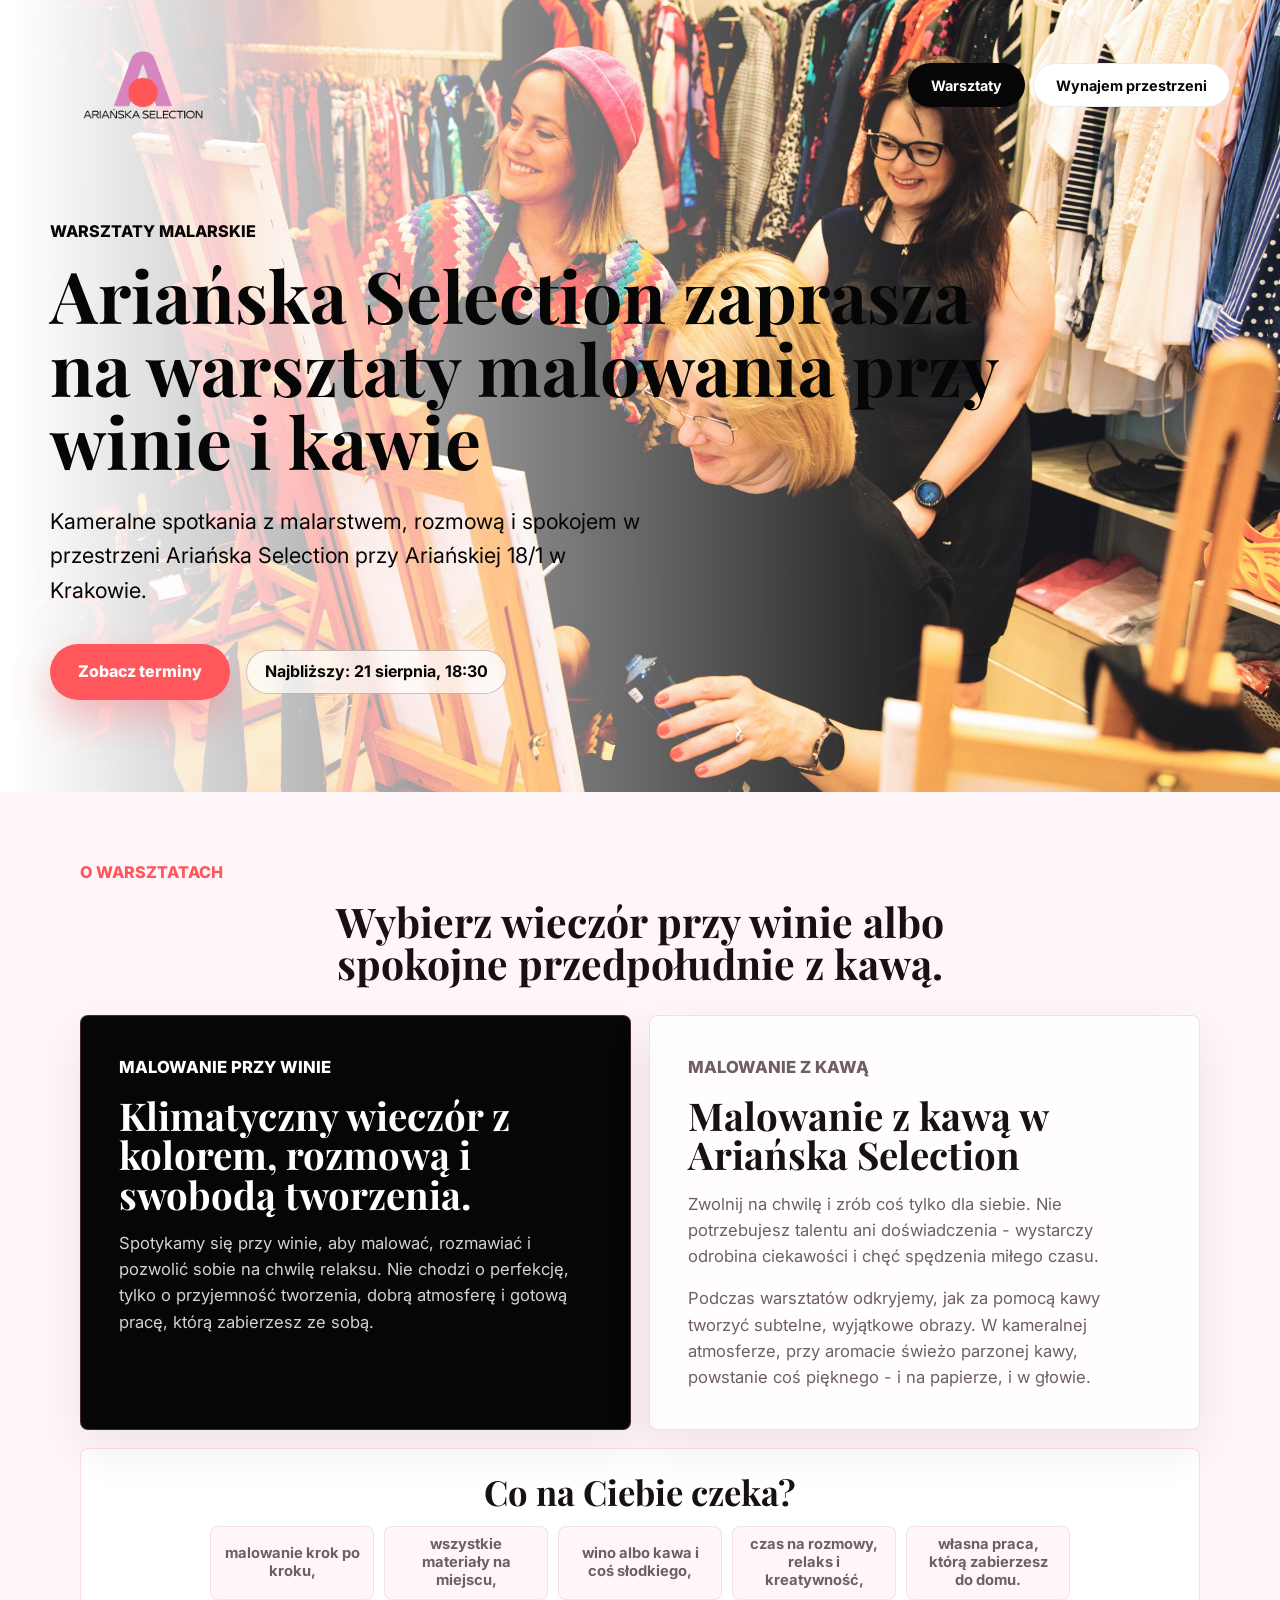
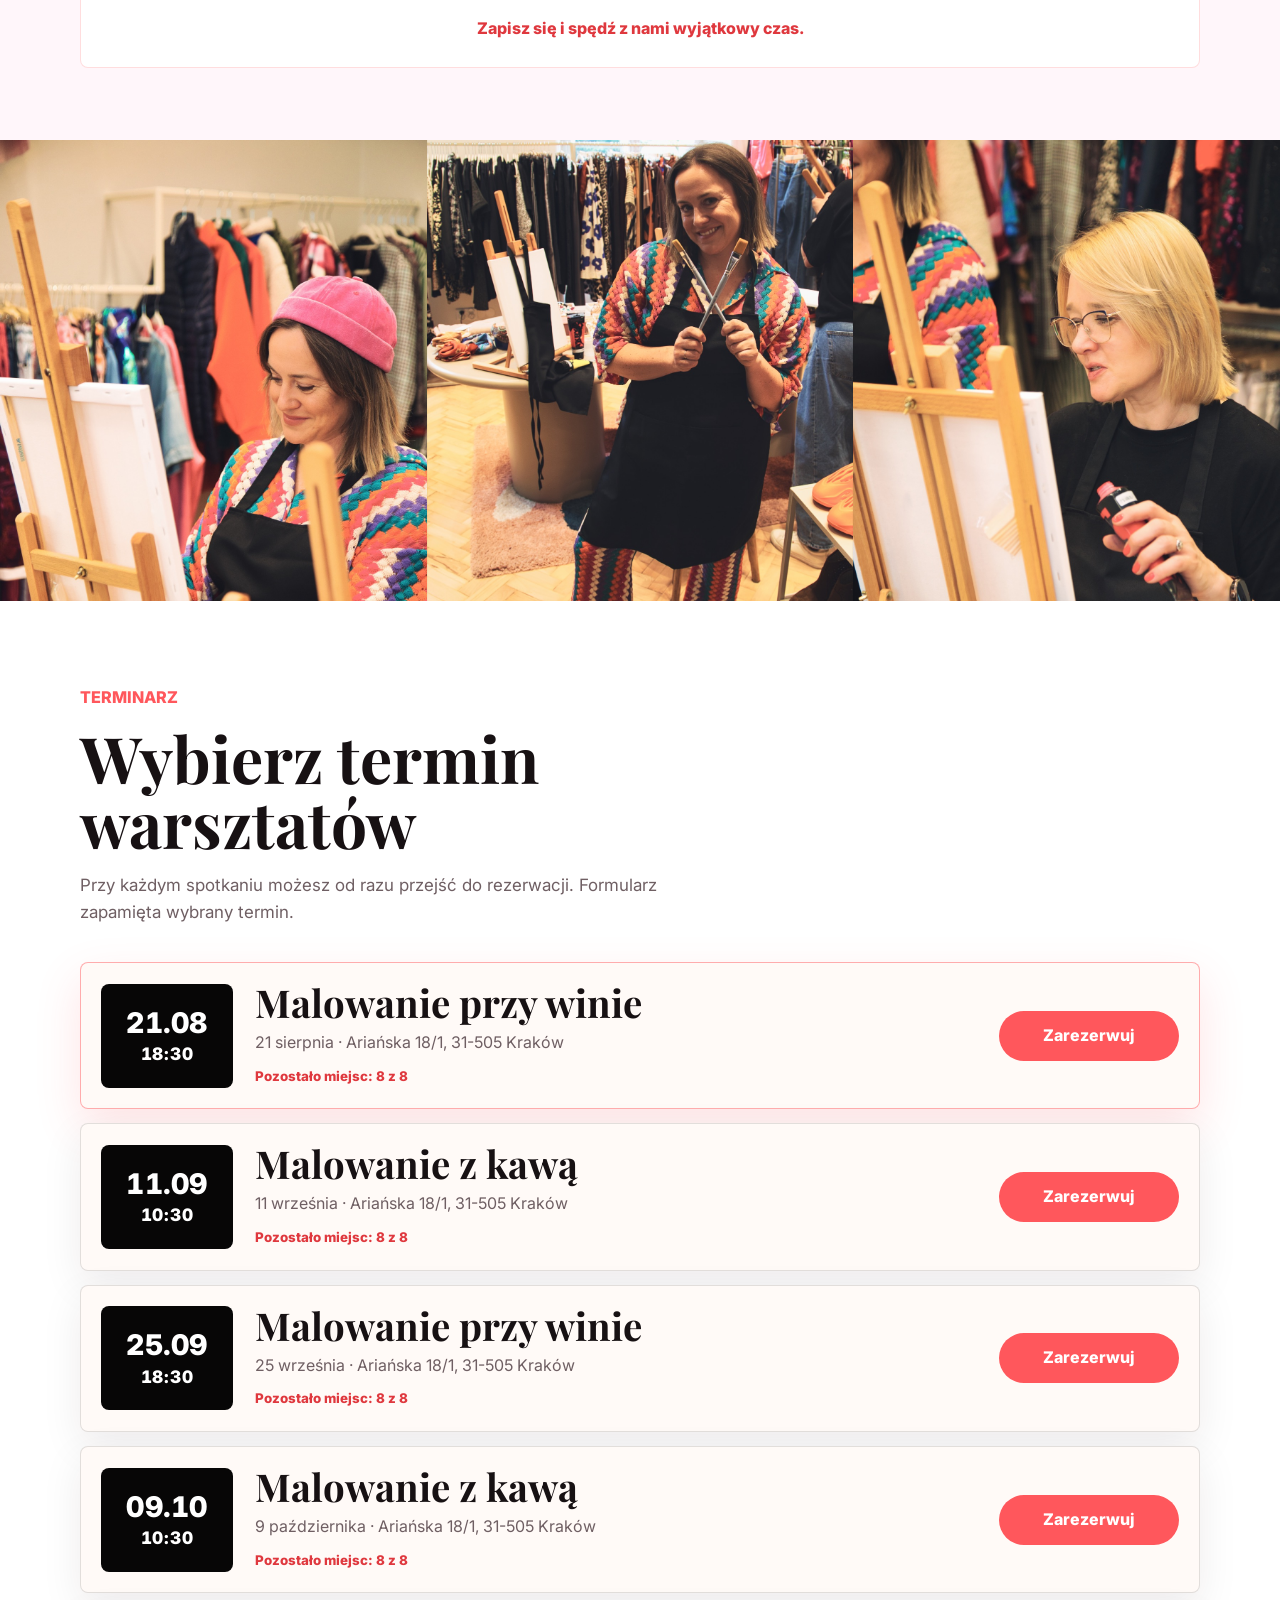
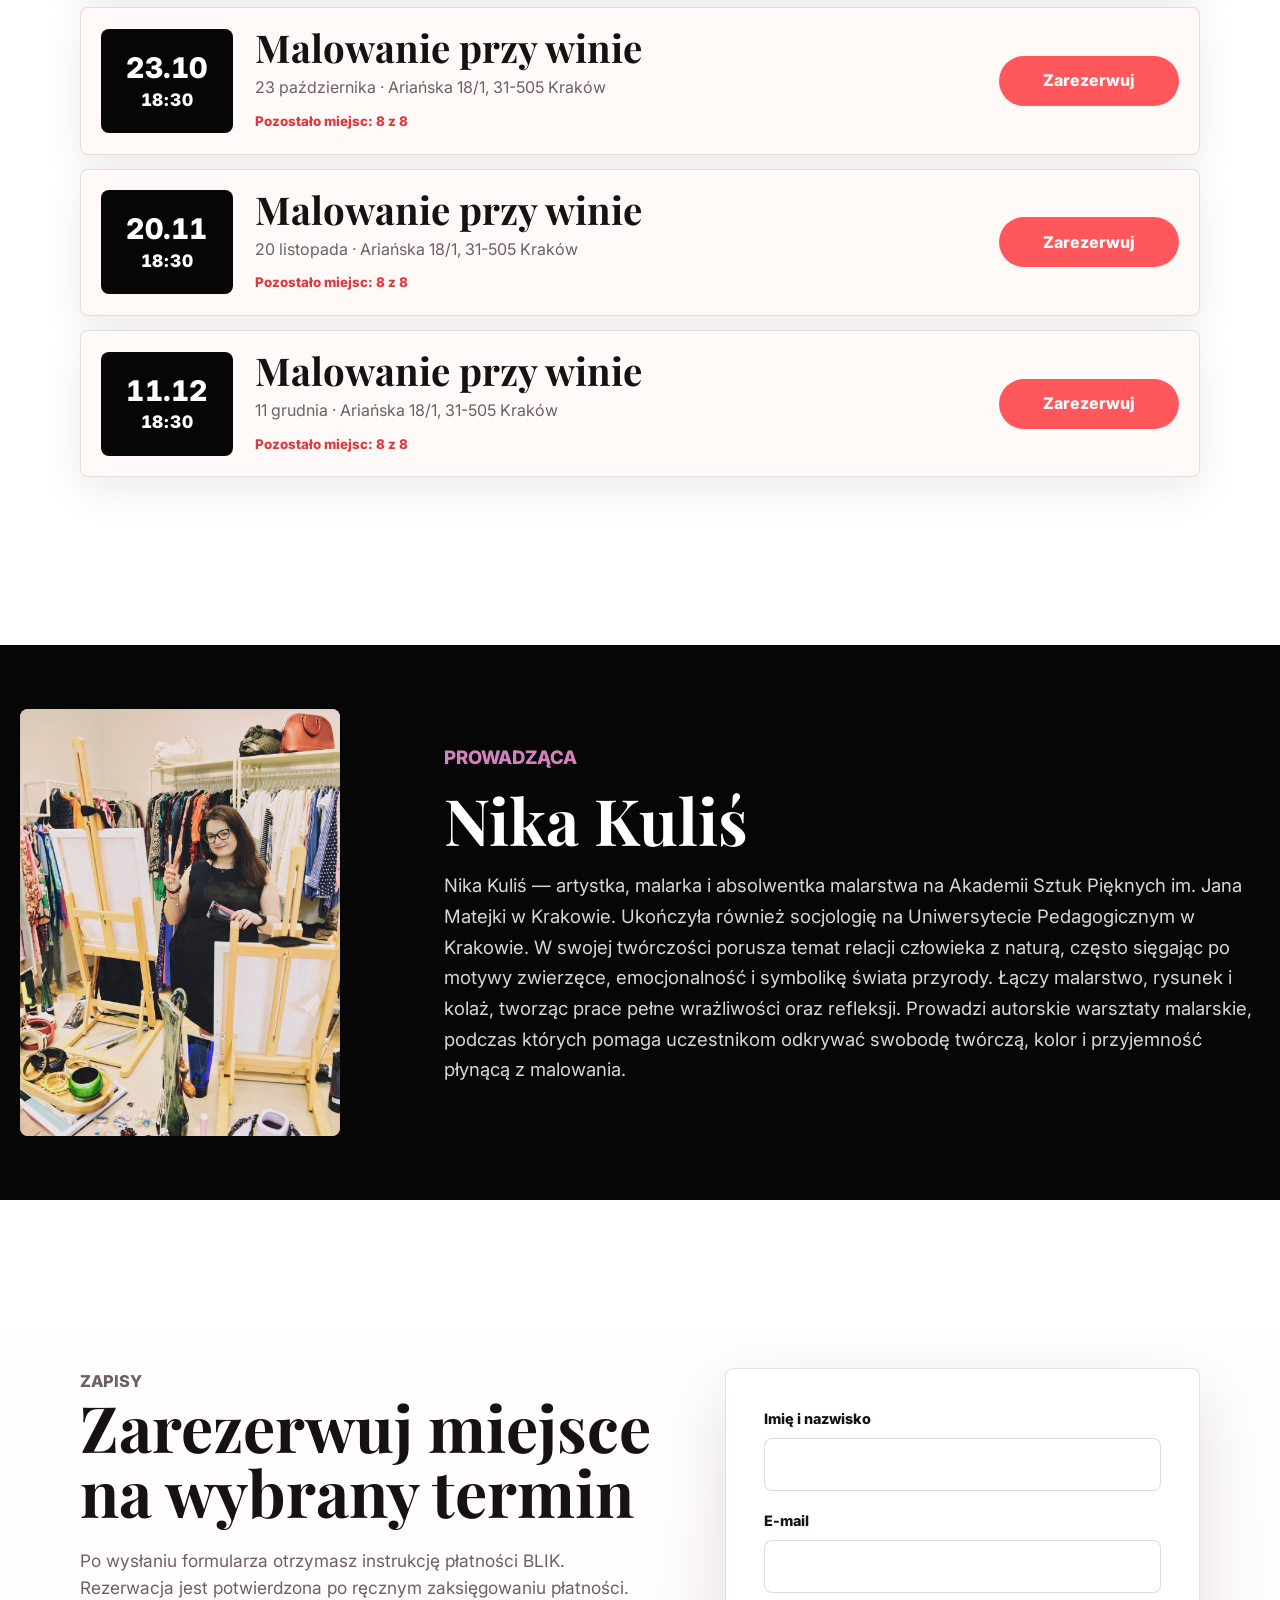
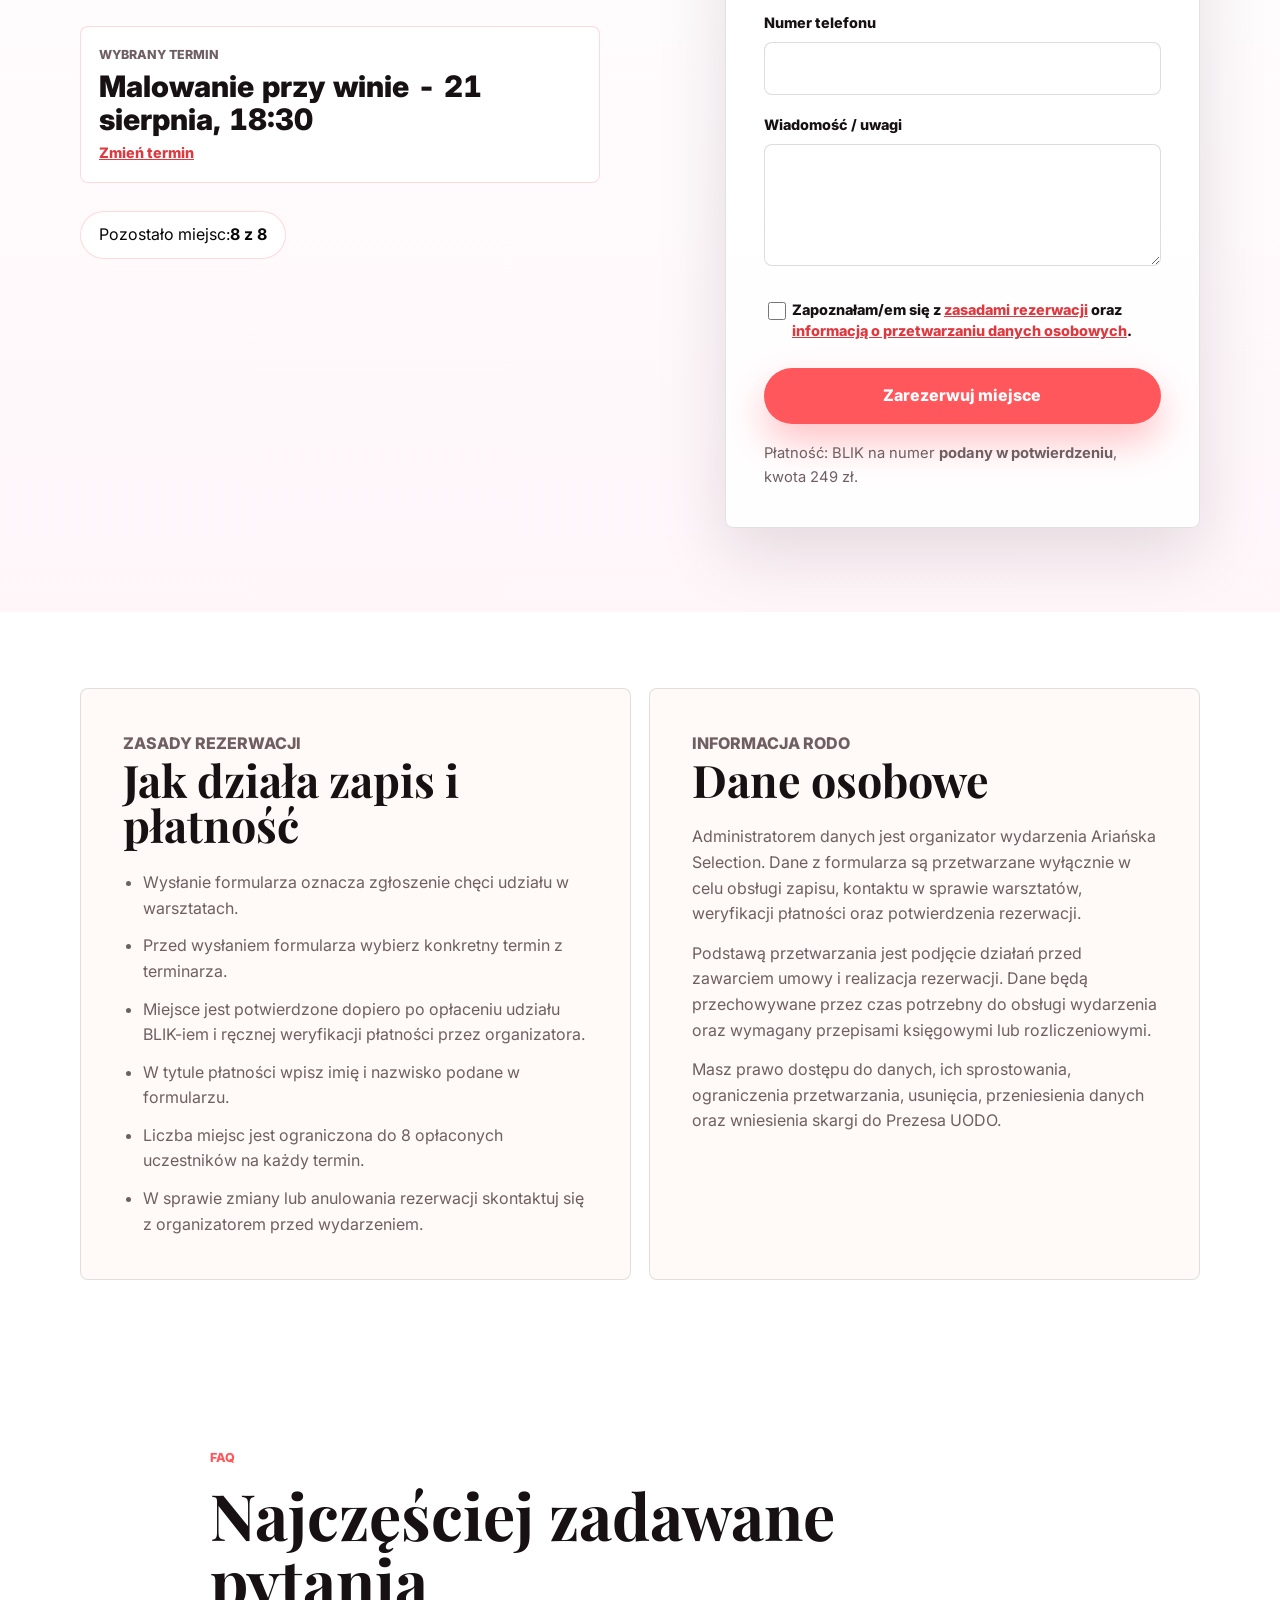
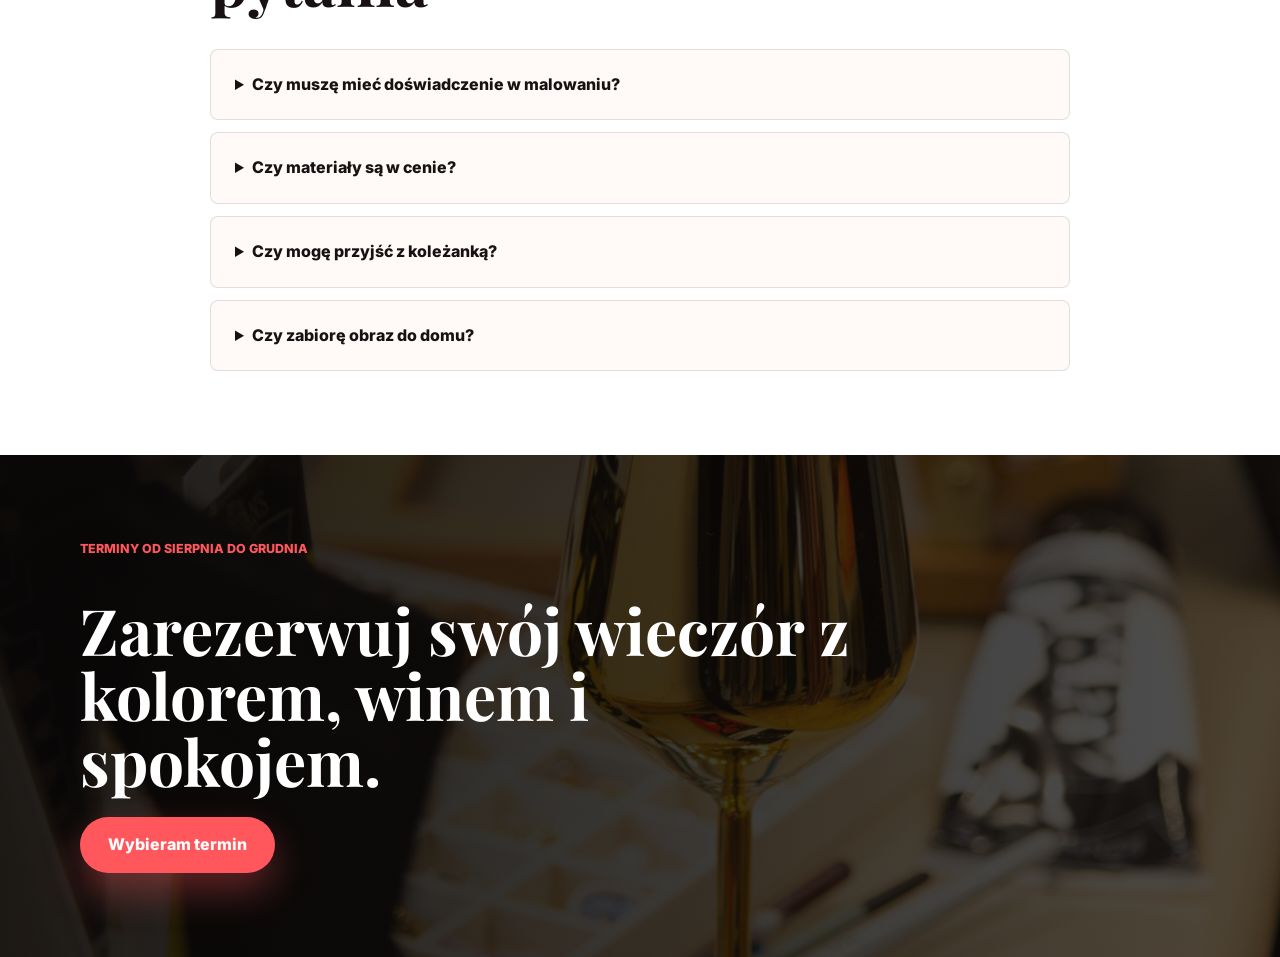
<file: index.html>
<!doctype html>
<html lang="pl">
  <head>
    <meta charset="utf-8">
    <meta name="viewport" content="width=device-width, initial-scale=1">
    <title>Warsztaty malarskie | Ariańska Selection</title>
    <meta
      name="description"
      content="Terminarz warsztatów malarskich Ariańska Selection: malowanie przy winie i malowanie z kawą."
    >
    <link rel="preconnect" href="https://fonts.googleapis.com">
    <link rel="preconnect" href="https://fonts.gstatic.com" crossorigin>
    <link
      href="https://fonts.googleapis.com/css2?family=Inter:wght@400;500;600;700&family=Playfair+Display:wght@600;700&display=swap"
      rel="stylesheet"
    >
    <link rel="stylesheet" href="/styles.css?v=22">
  </head>
  <body>
    <header class="hero">
      <nav class="topbar" aria-label="Główna nawigacja">
        <a class="brand" href="/" aria-label="Ariańska Selection">
          <img src="assets/logo-menu.png" alt="Ariańska Selection">
        </a>
        <div class="site-menu" aria-label="Menu strony">
          <a class="is-active" href="/">Warsztaty</a>
          <a href="/wynajem">Wynajem przestrzeni</a>
        </div>
      </nav>

      <div class="hero-content" id="top">
        <p class="eyebrow">Warsztaty malarskie</p>
        <h1>Ariańska Selection zaprasza na warsztaty malowania przy winie i kawie</h1>
        <p class="lead">
          Kameralne spotkania z malarstwem, rozmową i spokojem w przestrzeni
          Ariańska Selection przy Ariańskiej 18/1 w Krakowie.
        </p>
        <div class="hero-actions">
          <a class="button button-primary" href="#schedule">Zobacz terminy</a>
          <span class="event-pill" data-nearest-workshop>Najbliższy: 21 sierpnia, 18:30</span>
        </div>
      </div>
    </header>

    <main>
      <section class="intro-section">
        <div class="container">
          <div class="intro-heading">
            <p class="section-kicker section-kicker-large">O warsztatach</p>
            <h2>Wybierz wieczór przy winie albo spokojne przedpołudnie z kawą.</h2>
          </div>

          <div class="workshop-types">
            <article class="workshop-type workshop-type-dark">
              <p class="section-kicker">Malowanie przy winie</p>
              <h3>Klimatyczny wieczór z kolorem, rozmową i swobodą tworzenia.</h3>
              <p>
                Spotykamy się przy winie, aby malować, rozmawiać i pozwolić sobie
                na chwilę relaksu. Nie chodzi o perfekcję, tylko o przyjemność
                tworzenia, dobrą atmosferę i gotową pracę, którą zabierzesz ze sobą.
              </p>
            </article>

            <article class="workshop-type">
              <p class="section-kicker">Malowanie z kawą</p>
              <h3>Malowanie z kawą w Ariańska Selection</h3>
              <p>
                Zwolnij na chwilę i zrób coś tylko dla siebie. Nie potrzebujesz
                talentu ani doświadczenia - wystarczy odrobina ciekawości i chęć
                spędzenia miłego czasu.
              </p>
              <p>
                Podczas warsztatów odkryjemy, jak za pomocą kawy tworzyć subtelne,
                wyjątkowe obrazy. W kameralnej atmosferze, przy aromacie świeżo
                parzonej kawy, powstanie coś pięknego - i na papierze, i w głowie.
              </p>
            </article>
          </div>

          <div class="workshop-included" aria-label="Co na Ciebie czeka">
            <h3>Co na Ciebie czeka?</h3>
            <ul>
              <li>malowanie krok po kroku,</li>
              <li>wszystkie materiały na miejscu,</li>
              <li>wino albo kawa i coś słodkiego,</li>
              <li>czas na rozmowy, relaks i kreatywność,</li>
              <li>własna praca, którą zabierzesz do domu.</li>
            </ul>
            <p>Zapisz się i spędź z nami wyjątkowy czas.</p>
          </div>
        </div>
      </section>

      <section class="photo-band" aria-label="Zdjęcia z warsztatów">
        <img src="assets/gallery-1.jpeg" alt="Uczestniczka malująca przy sztaludze">
        <img src="assets/gallery-2.jpeg" alt="Uczestniczka z pędzlami podczas warsztatów">
        <img src="assets/gallery-3.jpeg" alt="Uczestniczka malująca obraz">
      </section>

      <section class="schedule-section" id="schedule">
        <div class="container">
          <div class="section-heading">
            <p class="section-kicker section-kicker-large">Terminarz</p>
            <h2>Wybierz termin warsztatów</h2>
            <p>
              Przy każdym spotkaniu możesz od razu przejść do rezerwacji.
              Formularz zapamięta wybrany termin.
            </p>
          </div>

          <div class="workshops-list">
            <!-- workshops_schedule:start -->
            <article class="workshop-card is-selected">
              <div class="workshop-date">
                <span>21.08</span>
                <strong>18:30</strong>
              </div>
              <div class="workshop-info">
                <h3>Malowanie przy winie</h3>
                <p>21 sierpnia · Ariańska 18/1, 31-505 Kraków</p>
                <small>Pozostało miejsc: 8 z 8</small>
              </div>
              <a class="button workshop-button" href="/?workshop=2026-08-21-wino#reservation" aria-current="true">Zarezerwuj</a>
            </article>

            <article class="workshop-card">
              <div class="workshop-date">
                <span>11.09</span>
                <strong>10:30</strong>
              </div>
              <div class="workshop-info">
                <h3>Malowanie z kawą</h3>
                <p>11 września · Ariańska 18/1, 31-505 Kraków</p>
                <small>Pozostało miejsc: 8 z 8</small>
              </div>
              <a class="button workshop-button" href="/?workshop=2026-09-11-kawa#reservation">Zarezerwuj</a>
            </article>

            <article class="workshop-card">
              <div class="workshop-date">
                <span>25.09</span>
                <strong>18:30</strong>
              </div>
              <div class="workshop-info">
                <h3>Malowanie przy winie</h3>
                <p>25 września · Ariańska 18/1, 31-505 Kraków</p>
                <small>Pozostało miejsc: 8 z 8</small>
              </div>
              <a class="button workshop-button" href="/?workshop=2026-09-25-wino#reservation">Zarezerwuj</a>
            </article>

            <article class="workshop-card">
              <div class="workshop-date">
                <span>09.10</span>
                <strong>10:30</strong>
              </div>
              <div class="workshop-info">
                <h3>Malowanie z kawą</h3>
                <p>9 października · Ariańska 18/1, 31-505 Kraków</p>
                <small>Pozostało miejsc: 8 z 8</small>
              </div>
              <a class="button workshop-button" href="/?workshop=2026-10-09-kawa#reservation">Zarezerwuj</a>
            </article>

            <article class="workshop-card">
              <div class="workshop-date">
                <span>23.10</span>
                <strong>18:30</strong>
              </div>
              <div class="workshop-info">
                <h3>Malowanie przy winie</h3>
                <p>23 października · Ariańska 18/1, 31-505 Kraków</p>
                <small>Pozostało miejsc: 8 z 8</small>
              </div>
              <a class="button workshop-button" href="/?workshop=2026-10-23-wino#reservation">Zarezerwuj</a>
            </article>

            <article class="workshop-card">
              <div class="workshop-date">
                <span>20.11</span>
                <strong>18:30</strong>
              </div>
              <div class="workshop-info">
                <h3>Malowanie przy winie</h3>
                <p>20 listopada · Ariańska 18/1, 31-505 Kraków</p>
                <small>Pozostało miejsc: 8 z 8</small>
              </div>
              <a class="button workshop-button" href="/?workshop=2026-11-20-wino#reservation">Zarezerwuj</a>
            </article>

            <article class="workshop-card">
              <div class="workshop-date">
                <span>11.12</span>
                <strong>18:30</strong>
              </div>
              <div class="workshop-info">
                <h3>Malowanie przy winie</h3>
                <p>11 grudnia · Ariańska 18/1, 31-505 Kraków</p>
                <small>Pozostało miejsc: 8 z 8</small>
              </div>
              <a class="button workshop-button" href="/?workshop=2026-12-11-wino#reservation">Zarezerwuj</a>
            </article>
            <!-- workshops_schedule:end -->
          </div>
        </div>
      </section>

      <section class="content-section">
        <div class="mentor-wrap">
          <article class="mentor-panel">
            <div class="mentor-photo">
              <img src="assets/nika-kulis.jpeg" alt="Nika Kuliś prowadząca warsztaty">
            </div>
            <div>
              <p class="section-kicker">Prowadząca</p>
              <h2>Nika Kuliś</h2>
              <p>
                Nika Kuliś — artystka, malarka i absolwentka malarstwa na Akademii
                Sztuk Pięknych im. Jana Matejki w Krakowie. Ukończyła również
                socjologię na Uniwersytecie Pedagogicznym w Krakowie. W swojej
                twórczości porusza temat relacji człowieka z naturą, często sięgając
                po motywy zwierzęce, emocjonalność i symbolikę świata przyrody.
                Łączy malarstwo, rysunek i kolaż, tworząc prace pełne wrażliwości
                oraz refleksji. Prowadzi autorskie warsztaty malarskie, podczas
                których pomaga uczestnikom odkrywać swobodę twórczą, kolor i
                przyjemność płynącą z malowania.
              </p>
            </div>
          </article>
        </div>
      </section>

      <section class="reservation-section" id="reservation">
        <div class="container reservation-layout" data-reservation-layout>
          <div class="reservation-copy">
            <p class="section-kicker">Zapisy</p>
            <h2>Zarezerwuj miejsce na wybrany termin</h2>
            <p>
              Po wysłaniu formularza otrzymasz instrukcję płatności BLIK.
              Rezerwacja jest potwierdzona po ręcznym zaksięgowaniu płatności.
            </p>
            <div class="selected-workshop">
              <span>Wybrany termin</span>
              <strong data-selected-workshop>Malowanie przy winie - 21 sierpnia, 18:30</strong>
              <a href="#schedule">Zmień termin</a>
            </div>
            <div class="places-counter" data-places-counter aria-live="polite">
              Pozostało miejsc: <strong>8 z 8</strong>
            </div>
          </div>

          <div class="sold-out-message">
            <p class="section-kicker">Lista zamknięta</p>
            <h3>Brak wolnych miejsc.</h3>
            <p>
              Wszystkie miejsca na warsztaty zostały już opłacone. Zostaw nam wiadomość,
              jeśli chcesz otrzymać informację o kolejnej edycji.
            </p>
          </div>

          <form class="signup-form" method="post" action="/signup">
            <input type="hidden" name="workshop_id" data-workshop-id value="2026-08-21-wino">
            <label>
              Imię i nazwisko
              <input name="name" autocomplete="name" required data-form-control>
            </label>
            <label>
              E-mail
              <input type="email" name="email" autocomplete="email" required data-form-control>
            </label>
            <label>
              Numer telefonu
              <input name="phone" autocomplete="tel" required data-form-control>
            </label>
            <label>
              Wiadomość / uwagi
              <textarea name="message" rows="4" data-form-control></textarea>
            </label>
            <label class="consent-row">
              <input type="checkbox" name="consent" value="yes" required data-form-control>
              <span>
                Zapoznałam/em się z <a href="#reservation-rules">zasadami rezerwacji</a>
                oraz <a href="#privacy-info">informacją o przetwarzaniu danych osobowych</a>.
              </span>
            </label>
            <button class="button button-primary" type="submit" data-form-submit>Zarezerwuj miejsce</button>
            <p class="payment-note">
              Płatność: BLIK na numer <strong data-blik-phone>podany w potwierdzeniu</strong>, kwota 249 zł.
            </p>
          </form>
        </div>
      </section>

      <section class="legal-section" id="reservation-rules">
        <div class="container legal-grid">
          <article class="legal-block">
            <p class="section-kicker">Zasady rezerwacji</p>
            <h2>Jak działa zapis i płatność</h2>
            <ul>
              <li>Wysłanie formularza oznacza zgłoszenie chęci udziału w warsztatach.</li>
              <li>Przed wysłaniem formularza wybierz konkretny termin z terminarza.</li>
              <li>Miejsce jest potwierdzone dopiero po opłaceniu udziału BLIK-iem i ręcznej weryfikacji płatności przez organizatora.</li>
              <li>W tytule płatności wpisz imię i nazwisko podane w formularzu.</li>
              <li>Liczba miejsc jest ograniczona do 8 opłaconych uczestników na każdy termin.</li>
              <li>W sprawie zmiany lub anulowania rezerwacji skontaktuj się z organizatorem przed wydarzeniem.</li>
            </ul>
          </article>

          <article class="legal-block" id="privacy-info">
            <p class="section-kicker">Informacja RODO</p>
            <h2>Dane osobowe</h2>
            <p>
              Administratorem danych jest organizator wydarzenia Ariańska Selection.
              Dane z formularza są przetwarzane wyłącznie w celu obsługi zapisu,
              kontaktu w sprawie warsztatów, weryfikacji płatności oraz potwierdzenia rezerwacji.
            </p>
            <p>
              Podstawą przetwarzania jest podjęcie działań przed zawarciem umowy
              i realizacja rezerwacji. Dane będą przechowywane przez czas potrzebny
              do obsługi wydarzenia oraz wymagany przepisami księgowymi lub rozliczeniowymi.
            </p>
            <p>
              Masz prawo dostępu do danych, ich sprostowania, ograniczenia przetwarzania,
              usunięcia, przeniesienia danych oraz wniesienia skargi do Prezesa UODO.
            </p>
          </article>
        </div>
      </section>

      <section class="faq-section">
        <div class="container narrow">
          <div class="section-heading">
            <p class="section-kicker">FAQ</p>
            <h2>Najczęściej zadawane pytania</h2>
          </div>

          <div class="faq-list">
            <details>
              <summary>Czy muszę mieć doświadczenie w malowaniu?</summary>
              <p>Nie. Warsztaty są przygotowane także dla osób, które malują po raz pierwszy.</p>
            </details>
            <details>
              <summary>Czy materiały są w cenie?</summary>
              <p>Tak. Na miejscu czekają materiały malarskie i przygotowane stanowisko.</p>
            </details>
            <details>
              <summary>Czy mogę przyjść z koleżanką?</summary>
              <p>Tak, warto zarezerwować miejsca wcześniej, ponieważ liczba uczestników jest ograniczona.</p>
            </details>
            <details>
              <summary>Czy zabiorę obraz do domu?</summary>
              <p>Tak. Po spotkaniu zabierasz ze sobą własny, gotowy obraz.</p>
            </details>
          </div>
        </div>
      </section>

      <section class="final-cta">
        <div class="container final-inner">
          <p class="section-kicker">Terminy od sierpnia do grudnia</p>
          <h2>Zarezerwuj swój wieczór z kolorem, winem i spokojem.</h2>
          <a class="button button-primary" href="#schedule">Wybieram termin</a>
        </div>
      </section>
    </main>
    <script>
      (() => {
        const workshops = {
          "2026-08-21-wino": {
            label: "Malowanie przy winie - 21 sierpnia, 18:30",
          },
          "2026-09-11-kawa": {
            label: "Malowanie z kawą - 11 września, 10:30",
          },
          "2026-09-25-wino": {
            label: "Malowanie przy winie - 25 września, 18:30",
          },
          "2026-10-09-kawa": {
            label: "Malowanie z kawą - 9 października, 10:30",
          },
          "2026-10-23-wino": {
            label: "Malowanie przy winie - 23 października, 18:30",
          },
          "2026-11-20-wino": {
            label: "Malowanie przy winie - 20 listopada, 18:30",
          },
          "2026-12-11-wino": {
            label: "Malowanie przy winie - 11 grudnia, 18:30",
          },
        };

        const selectedId = new URLSearchParams(window.location.search).get("workshop");
        const selected = workshops[selectedId];

        if (!selected) {
          return;
        }

        const selectedLabel = document.querySelector("[data-selected-workshop]");
        const hiddenInput = document.querySelector("[data-workshop-id]");
        const placesCounter = document.querySelector("[data-places-counter]");
        const reservationLayout = document.querySelector("[data-reservation-layout]");
        const formControls = document.querySelectorAll("[data-form-control], [data-form-submit]");

        if (selectedLabel) {
          selectedLabel.textContent = selected.label;
        }

        if (hiddenInput) {
          hiddenInput.value = selectedId;
        }

        document.querySelectorAll(".workshop-card").forEach((card) => {
          card.classList.remove("is-selected");
          const button = card.querySelector(".workshop-button");
          if (button) {
            button.removeAttribute("aria-current");
          }
        });

        const selectedButton = document.querySelector(`.workshop-button[href*="workshop=${selectedId}"]`);
        const selectedCard = selectedButton?.closest(".workshop-card");

        if (selectedButton) {
          selectedButton.setAttribute("aria-current", "true");
        }

        if (selectedCard) {
          selectedCard.classList.add("is-selected");

          const placesText = selectedCard.querySelector("small")?.textContent.trim();
          const placesValue = placesText?.replace(/^Pozostało miejsc:\s*/, "");
          if (placesCounter && placesValue) {
            placesCounter.textContent = "Pozostało miejsc: ";
            const strong = document.createElement("strong");
            strong.textContent = placesValue;
            placesCounter.append(strong);
          }

          const isFull = selectedCard.classList.contains("is-full");
          reservationLayout?.classList.toggle("is-full", isFull);
          formControls.forEach((control) => {
            control.disabled = isFull;
          });
        }
      })();
    </script>
  </body>
</html>
</file>
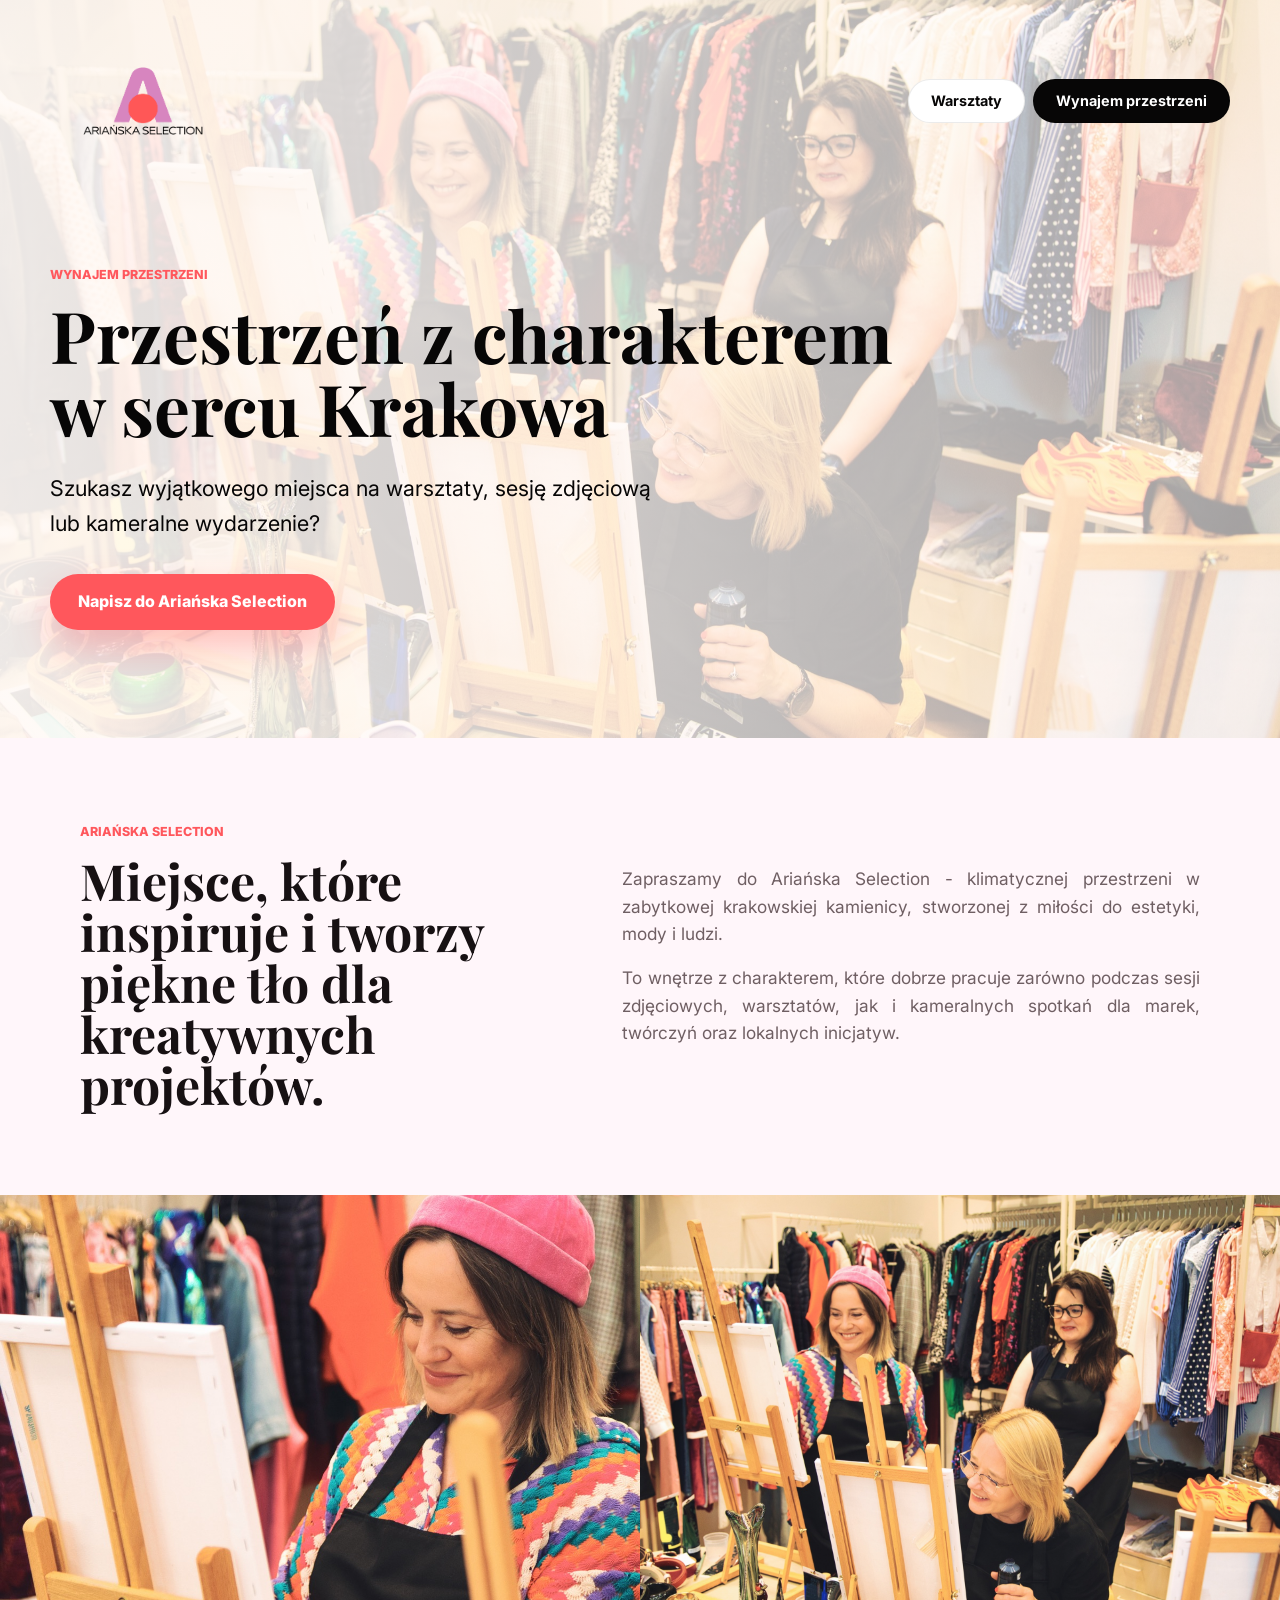
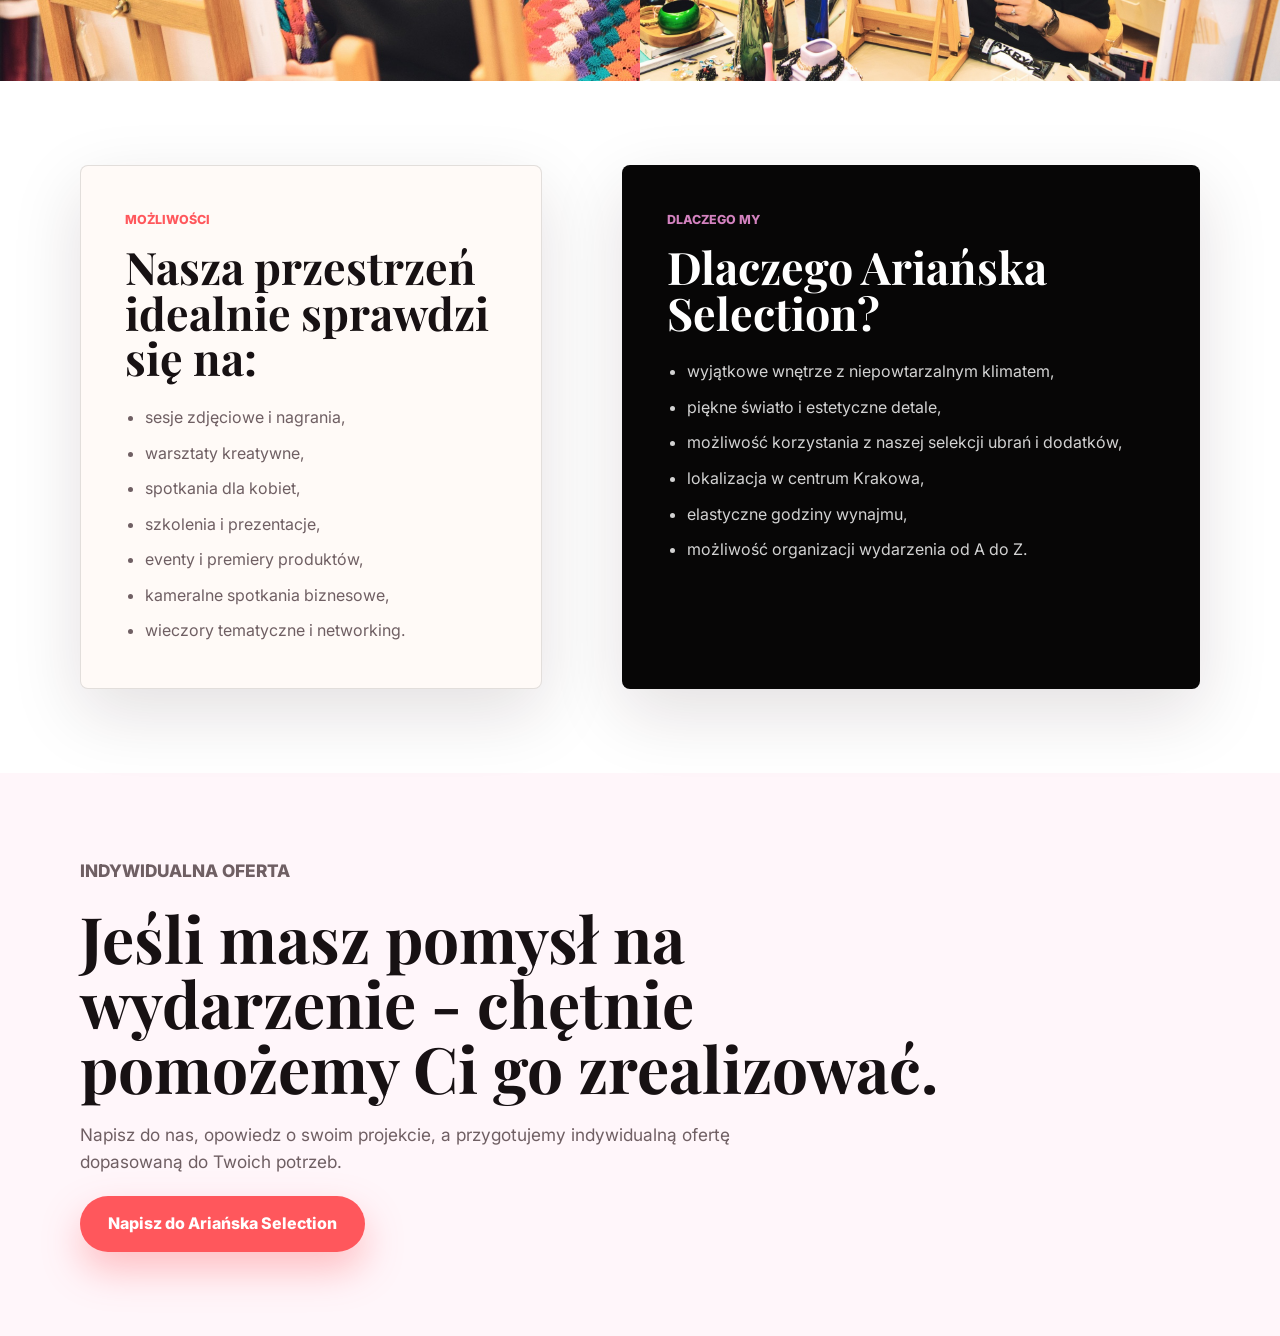
<file: wynajem.html>
<!doctype html>
<html lang="pl">
  <head>
    <meta charset="utf-8">
    <meta name="viewport" content="width=device-width, initial-scale=1">
    <title>Wynajem przestrzeni | Ariańska Selection</title>
    <meta
      name="description"
      content="Wynajem przestrzeni Ariańska Selection w sercu Krakowa na warsztaty, sesje zdjęciowe, eventy i kameralne spotkania."
    >
    <link rel="preconnect" href="https://fonts.googleapis.com">
    <link rel="preconnect" href="https://fonts.gstatic.com" crossorigin>
    <link
      href="https://fonts.googleapis.com/css2?family=Inter:wght@400;500;600;700&family=Playfair+Display:wght@600;700&display=swap"
      rel="stylesheet"
    >
    <link rel="stylesheet" href="/styles.css?v=11">
  </head>
  <body>
    <header class="rental-hero">
      <nav class="topbar" aria-label="Główna nawigacja">
        <a class="brand" href="/" aria-label="Ariańska Selection">
          <img src="assets/logo-menu.png" alt="Ariańska Selection">
        </a>
        <div class="site-menu" aria-label="Menu strony">
          <a href="/">Warsztaty</a>
          <a class="is-active" href="/wynajem">Wynajem przestrzeni</a>
        </div>
      </nav>

      <div class="rental-hero-content">
        <p class="eyebrow">Wynajem przestrzeni</p>
        <h1>Przestrzeń z charakterem w sercu Krakowa</h1>
        <p class="lead">
          Szukasz wyjątkowego miejsca na warsztaty, sesję zdjęciową lub kameralne
          wydarzenie?
        </p>
        <a class="button button-primary" href="mailto:kontakt@arianskaselection.pl">
          Napisz do Ariańska Selection
        </a>
      </div>
    </header>

    <main>
      <section class="rental-intro">
        <div class="container rental-intro-grid">
          <div>
            <p class="section-kicker">Ariańska Selection</p>
            <h2>Miejsce, które inspiruje i tworzy piękne tło dla kreatywnych projektów.</h2>
          </div>
          <div class="rental-copy">
            <p>
              Zapraszamy do Ariańska Selection - klimatycznej przestrzeni w zabytkowej
              krakowskiej kamienicy, stworzonej z miłości do estetyki, mody i ludzi.
            </p>
            <p>
              To wnętrze z charakterem, które dobrze pracuje zarówno podczas sesji
              zdjęciowych, warsztatów, jak i kameralnych spotkań dla marek, twórczyń
              oraz lokalnych inicjatyw.
            </p>
          </div>
        </div>
      </section>

      <section class="rental-photo-band" aria-label="Przestrzeń Ariańska Selection">
        <img src="assets/gallery-1.jpeg" alt="Wnętrze Ariańska Selection">
        <img src="assets/warsztaty-grupa.jpeg" alt="Kameralne wydarzenie w Ariańska Selection">
      </section>

      <section class="rental-lists">
        <div class="container rental-list-grid">
          <article class="rental-panel">
            <p class="section-kicker">Możliwości</p>
            <h2>Nasza przestrzeń idealnie sprawdzi się na:</h2>
            <ul>
              <li>sesje zdjęciowe i nagrania,</li>
              <li>warsztaty kreatywne,</li>
              <li>spotkania dla kobiet,</li>
              <li>szkolenia i prezentacje,</li>
              <li>eventy i premiery produktów,</li>
              <li>kameralne spotkania biznesowe,</li>
              <li>wieczory tematyczne i networking.</li>
            </ul>
          </article>

          <article class="rental-panel rental-panel-dark">
            <p class="section-kicker">Dlaczego my</p>
            <h2>Dlaczego Ariańska Selection?</h2>
            <ul>
              <li>wyjątkowe wnętrze z niepowtarzalnym klimatem,</li>
              <li>piękne światło i estetyczne detale,</li>
              <li>możliwość korzystania z naszej selekcji ubrań i dodatków,</li>
              <li>lokalizacja w centrum Krakowa,</li>
              <li>elastyczne godziny wynajmu,</li>
              <li>możliwość organizacji wydarzenia od A do Z.</li>
            </ul>
          </article>
        </div>
      </section>

      <section class="rental-contact" id="kontakt">
        <div class="container rental-contact-inner">
          <p class="section-kicker">Indywidualna oferta</p>
          <h2>Jeśli masz pomysł na wydarzenie - chętnie pomożemy Ci go zrealizować.</h2>
          <p>
            Napisz do nas, opowiedz o swoim projekcie, a przygotujemy indywidualną
            ofertę dopasowaną do Twoich potrzeb.
          </p>
          <a class="button button-primary" href="mailto:kontakt@arianskaselection.pl">
            Napisz do Ariańska Selection
          </a>
        </div>
      </section>
    </main>
  </body>
</html>
</file>
<file: styles.css>
:root {
  --black: #070606;
  --ink: #171113;
  --muted: #6f5f63;
  --rose: #d382bf;
  --rose-soft: #f9e9f3;
  --rose-pale: #fff6fa;
  --coral: #ff575c;
  --coral-dark: #df383e;
  --cream: #fffaf7;
  --line: rgba(23, 17, 19, 0.12);
  --shadow: 0 24px 70px rgba(36, 19, 25, 0.13);
}

* {
  box-sizing: border-box;
}

html {
  scroll-behavior: smooth;
}

body {
  margin: 0;
  color: var(--ink);
  background: var(--cream);
  font-family: "Inter", system-ui, -apple-system, BlinkMacSystemFont, "Segoe UI", sans-serif;
  line-height: 1.6;
}

img {
  display: block;
  max-width: 100%;
}

a {
  color: inherit;
}

button,
input,
textarea {
  font: inherit;
}

.container {
  width: min(1120px, calc(100% - 40px));
  margin: 0 auto;
}

.hero {
  position: relative;
  display: grid;
  min-height: 88vh;
  padding: 28px 0 72px;
  overflow: hidden;
  color: var(--black);
  background: url("assets/hero.jpg") center top / cover no-repeat;
}

.hero::after {
  display: none;
  content: none;
}

.topbar {
  position: relative;
  z-index: 2;
  display: flex;
  align-items: center;
  justify-content: space-between;
  width: min(1180px, calc(100% - 40px));
  margin: 0 auto;
}

.brand {
  display: inline-flex;
  align-items: center;
  width: 186px;
  flex: 0 0 186px;
  text-decoration: none;
}

.brand img {
  width: 100%;
  max-height: 74px;
  height: auto;
  object-fit: contain;
}

.nav-cta,
.site-menu a {
  display: inline-flex;
  align-items: center;
  justify-content: center;
  min-height: 44px;
  padding: 0 22px;
  font-size: 0.9rem;
  font-weight: 700;
  text-decoration: none;
  color: var(--black);
  background: #fff;
  border-radius: 999px;
}

.site-menu {
  display: flex;
  flex-wrap: wrap;
  justify-content: flex-end;
  gap: 8px;
}

.site-menu a {
  border: 1px solid rgba(7, 6, 6, 0.08);
}

.site-menu a.is-active {
  color: #fff;
  background: var(--black);
}

.hero-content {
  position: relative;
  z-index: 2;
  align-self: center;
  width: min(1180px, calc(100% - 40px));
  margin: 0 auto;
  padding-top: 56px;
}

.eyebrow,
.section-kicker {
  margin: 0 0 14px;
  color: var(--coral);
  font-size: 0.78rem;
  font-weight: 800;
  letter-spacing: 0;
  text-transform: uppercase;
}

.hero .eyebrow {
  color: var(--black);
  font-size: 1.01rem;
}

.section-kicker-large {
  font-size: 1.01rem;
}

h1,
h2,
h3 {
  margin: 0;
  font-family: "Playfair Display", Georgia, serif;
  line-height: 1.02;
}

h1 {
  max-width: 980px;
  font-size: clamp(2.16rem, 5.58vw, 4.82rem);
}

h2 {
  font-size: clamp(2rem, 5vw, 4rem);
}

.lead {
  max-width: 610px;
  margin: 26px 0 0;
  font-size: clamp(1.05rem, 2vw, 1.35rem);
  color: var(--black);
}

.hero-actions {
  display: flex;
  flex-wrap: wrap;
  align-items: center;
  gap: 16px;
  margin-top: 36px;
}

.button {
  display: inline-flex;
  align-items: center;
  justify-content: center;
  min-height: 56px;
  padding: 0 28px;
  font-weight: 800;
  text-decoration: none;
  border-radius: 999px;
  transition: transform 180ms ease, box-shadow 180ms ease, background 180ms ease;
}

.button:hover {
  transform: translateY(-2px);
}

.button-primary {
  color: #fff;
  background: var(--coral);
  box-shadow: 0 18px 38px rgba(255, 87, 92, 0.35);
}

.button-primary:hover {
  background: var(--coral-dark);
}

.event-pill {
  display: inline-flex;
  align-items: center;
  min-height: 44px;
  padding: 0 18px;
  font-weight: 700;
  color: var(--black);
  border: 1px solid rgba(7, 6, 6, 0.22);
  border-radius: 999px;
  background: rgba(255, 255, 255, 0.68);
  backdrop-filter: blur(10px);
}

section {
  padding: 84px 0;
}

.intro-section {
  padding: 68px 0 72px;
  background: var(--rose-pale);
}

.intro-heading {
  display: grid;
  justify-items: center;
  gap: 14px;
  margin-bottom: 30px;
  text-align: center;
}

.intro-heading .section-kicker {
  justify-self: start;
  margin-bottom: 0;
}

.intro-section h2 {
  max-width: 690px;
  font-size: clamp(2rem, 3.2vw, 2.85rem);
  line-height: 1.04;
}

.workshop-types {
  display: grid;
  grid-template-columns: repeat(2, minmax(0, 1fr));
  gap: 18px;
}

.workshop-type {
  display: grid;
  align-content: start;
  gap: 16px;
  min-height: 330px;
  padding: clamp(24px, 4vw, 38px);
  border: 1px solid rgba(211, 130, 191, 0.28);
  border-radius: 8px;
  background: rgba(255, 255, 255, 0.72);
  box-shadow: 0 18px 48px rgba(36, 19, 25, 0.08);
}

.workshop-type h3 {
  color: var(--ink);
  font-size: clamp(1.9rem, 3vw, 2.75rem);
}

.workshop-type p {
  margin: 0;
  color: var(--muted);
  font-size: 1.04rem;
  line-height: 1.58;
}

.workshop-type-dark {
  color: #fff;
  background: var(--black);
}

.workshop-type-dark .section-kicker {
  color: #fff;
}

.workshop-type-dark h3 {
  color: #fff;
}

.workshop-type-dark p {
  color: rgba(255, 255, 255, 0.82);
}

.workshop-included {
  display: grid;
  justify-items: center;
  gap: 16px;
  margin-top: 18px;
  padding: 26px 28px;
  border: 1px solid rgba(255, 87, 92, 0.2);
  border-radius: 8px;
  background: #fff;
  text-align: center;
}

.workshop-included h3 {
  color: var(--ink);
  font-size: clamp(1.75rem, 2.7vw, 2.45rem);
}

.workshop-included ul {
  width: min(100%, 860px);
  display: grid;
  grid-template-columns: repeat(5, minmax(0, 1fr));
  gap: 10px;
  margin: 0;
  padding: 0;
  list-style: none;
}

.workshop-included li {
  min-height: 74px;
  display: inline-flex;
  align-items: center;
  justify-content: center;
  padding: 0 12px;
  border: 1px solid rgba(211, 130, 191, 0.2);
  border-radius: 8px;
  color: var(--muted);
  background: var(--rose-pale);
  font-size: 0.92rem;
  font-weight: 700;
  line-height: 1.22;
}

.workshop-included p {
  margin: 0;
  color: var(--coral-dark);
  font-weight: 800;
}

.split {
  display: grid;
  grid-template-columns: 1fr 0.82fr;
  gap: clamp(32px, 8vw, 96px);
  align-items: start;
}

.split p:last-child,
.panel p {
  margin: 0;
  color: var(--muted);
  font-size: 1.08rem;
}

.photo-band {
  display: grid;
  grid-template-columns: repeat(3, minmax(0, 1fr));
  gap: 0;
  padding: 0;
  background: var(--black);
}

.photo-band img {
  width: 100%;
  height: clamp(360px, 36vw, 620px);
  object-fit: cover;
  object-position: center top;
}

.photo-band img:nth-child(2) {
  object-position: center 18%;
}

.content-section {
  background: #fff;
}

.two-columns {
  display: grid;
  grid-template-columns: repeat(2, minmax(0, 1fr));
  gap: 24px;
}

.panel {
  min-height: 360px;
  padding: clamp(28px, 5vw, 52px);
  border: 1px solid var(--line);
  border-radius: 8px;
  background: var(--cream);
  box-shadow: var(--shadow);
}

.accent-panel {
  background: var(--black);
  color: #fff;
}

.accent-panel .section-kicker {
  color: var(--rose);
}

.mentor-wrap {
  width: 100%;
  background: var(--black);
}

.mentor-panel {
  display: grid;
  grid-template-columns: minmax(240px, 360px) minmax(0, 1fr);
  gap: clamp(28px, 5vw, 64px);
  align-items: center;
  width: min(1320px, calc(100% - 40px));
  min-height: 0;
  margin: 0 auto;
  padding: clamp(34px, 5vw, 64px) 0;
  background: var(--black);
  color: #fff;
  border: 0;
  border-radius: 0;
  box-shadow: none;
}

.mentor-panel .section-kicker {
  color: var(--rose);
}

.mentor-panel h2 {
  margin-bottom: 18px;
  font-size: clamp(2.4rem, 5vw, 4.5rem);
}

.mentor-panel p {
  max-width: 920px;
  color: rgba(255, 255, 255, 0.84);
  font-size: clamp(1rem, 1.45vw, 1.18rem);
  line-height: 1.65;
}

.mentor-panel p + p {
  margin-top: 14px;
}

.mentor-photo {
  overflow: hidden;
  border-radius: 8px;
  width: min(100%, 320px);
  aspect-ratio: 3 / 4;
  background: var(--rose);
}

.mentor-photo img {
  width: 100%;
  height: 100%;
  object-fit: cover;
  object-position: center top;
}

.check-list {
  display: grid;
  gap: 18px;
  margin: 0;
  padding: 0;
  list-style: none;
  color: rgba(255, 255, 255, 0.86);
  font-size: 1.08rem;
}

.check-list li {
  position: relative;
  padding-left: 30px;
}

.check-list li::before {
  position: absolute;
  top: 0.18em;
  left: 0;
  width: 18px;
  height: 18px;
  content: "";
  border-radius: 50%;
  background: var(--coral);
  box-shadow: inset 0 0 0 5px var(--black);
}

.details-section {
  background: var(--rose-soft);
}

.section-heading {
  max-width: 720px;
  margin-bottom: 36px;
}

.section-heading p:last-child {
  max-width: 660px;
  margin: 16px 0 0;
  color: var(--muted);
  font-size: 1.06rem;
}

.schedule-section {
  background: #fff;
}

.workshops-list {
  display: grid;
  gap: 14px;
}

.workshop-card {
  display: grid;
  grid-template-columns: 132px minmax(0, 1fr) 180px;
  gap: 22px;
  align-items: center;
  padding: 20px;
  border: 1px solid var(--line);
  border-radius: 8px;
  background: var(--cream);
  box-shadow: 0 14px 42px rgba(36, 19, 25, 0.08);
}

.workshop-card.is-selected {
  border-color: rgba(255, 87, 92, 0.48);
  box-shadow: 0 18px 46px rgba(255, 87, 92, 0.16);
}

.workshop-card.is-full {
  opacity: 0.62;
}

.workshop-date {
  display: grid;
  align-content: center;
  justify-items: center;
  gap: 8px;
  min-height: 104px;
  border-radius: 8px;
  color: #fff;
  background: var(--black);
  text-align: center;
}

.workshop-date span {
  font-family: "Inter", system-ui, -apple-system, BlinkMacSystemFont, "Segoe UI", sans-serif;
  font-size: 1.78rem;
  font-weight: 850;
  font-variant-numeric: tabular-nums;
  line-height: 1;
  letter-spacing: 0.01em;
}

.workshop-date strong {
  font-size: 1.08rem;
  font-weight: 850;
  font-variant-numeric: tabular-nums;
  line-height: 1;
  letter-spacing: 0.04em;
}

.workshop-info h3 {
  margin: 0 0 8px;
  font-family: "Playfair Display", Georgia, serif;
  font-size: clamp(1.7rem, 3vw, 2.5rem);
  line-height: 1.02;
}

.workshop-info p {
  margin: 0;
  color: var(--muted);
}

.workshop-info small {
  display: inline-flex;
  margin-top: 10px;
  color: var(--coral-dark);
  font-weight: 800;
}

.workshop-button {
  min-height: 50px;
  padding: 0 18px;
  color: #fff;
  background: var(--coral);
  box-shadow: none;
}

.workshop-button[aria-disabled="true"] {
  pointer-events: none;
  background: var(--muted);
}

.details-grid {
  display: grid;
  grid-template-columns: repeat(5, minmax(0, 1fr));
  gap: 14px;
}

.detail {
  padding: 24px;
  border: 1px solid rgba(211, 130, 191, 0.28);
  border-radius: 8px;
  background: rgba(255, 255, 255, 0.74);
}

.detail span {
  display: block;
  margin-bottom: 12px;
  color: var(--muted);
  font-size: 0.82rem;
  font-weight: 800;
  text-transform: uppercase;
}

.detail strong {
  display: block;
  font-family: "Playfair Display", Georgia, serif;
  font-size: clamp(1.35rem, 2.5vw, 1.9rem);
  line-height: 1.08;
}

.faq-section {
  background: #fff;
}

.reservation-section {
  background: linear-gradient(180deg, #fff 0%, var(--rose-pale) 100%);
}

.reservation-layout {
  display: grid;
  grid-template-columns: minmax(0, 0.82fr) minmax(360px, 0.68fr);
  gap: clamp(28px, 6vw, 72px);
  align-items: start;
}

.reservation-section .section-kicker {
  font-size: 1.02rem;
}

.reservation-copy h2 {
  margin-bottom: 22px;
}

.reservation-copy p {
  max-width: 620px;
  margin: 0;
  color: var(--muted);
  font-size: 1.08rem;
}

.places-counter {
  display: inline-flex;
  align-items: center;
  min-height: 48px;
  margin-top: 28px;
  padding: 0 18px;
  color: var(--black);
  border: 1px solid rgba(255, 87, 92, 0.22);
  border-radius: 999px;
  background: #fff;
}

.selected-workshop {
  display: grid;
  gap: 5px;
  max-width: 520px;
  margin-top: 24px;
  padding: 18px;
  border: 1px solid rgba(255, 87, 92, 0.22);
  border-radius: 8px;
  background: #fff;
}

.selected-workshop span {
  color: var(--muted);
  font-size: 0.78rem;
  font-weight: 800;
  text-transform: uppercase;
}

.selected-workshop strong {
  font-family: "Inter", system-ui, -apple-system, BlinkMacSystemFont, "Segoe UI", sans-serif;
  font-size: clamp(1.35rem, 2.5vw, 1.85rem);
  font-weight: 850;
  font-variant-numeric: tabular-nums;
  line-height: 1.12;
  letter-spacing: 0;
}

.selected-workshop a {
  color: var(--coral-dark);
  font-size: 0.9rem;
  font-weight: 800;
}

.signup-form,
.message-panel,
.admin-login,
.submission,
.admin-stats div {
  border: 1px solid var(--line);
  border-radius: 8px;
  background: rgba(255, 255, 255, 0.86);
  box-shadow: var(--shadow);
}

.signup-form {
  display: grid;
  gap: 18px;
  padding: clamp(24px, 4vw, 38px);
}

.signup-form label,
.admin-login label {
  display: grid;
  gap: 8px;
  color: var(--ink);
  font-size: 0.9rem;
  font-weight: 800;
}

.signup-form input,
.signup-form textarea,
.admin-login input {
  width: 100%;
  border: 1px solid rgba(23, 17, 19, 0.14);
  border-radius: 8px;
  background: #fff;
  color: var(--ink);
  padding: 14px 15px;
  outline: none;
}

.signup-form input:focus,
.signup-form textarea:focus,
.admin-login input:focus {
  border-color: var(--coral);
  box-shadow: 0 0 0 4px rgba(255, 87, 92, 0.12);
}

.signup-form textarea {
  resize: vertical;
}

.consent-row {
  grid-template-columns: 20px 1fr;
  align-items: start;
  margin-top: 16px;
  color: var(--muted);
  font-size: 0.94rem;
  font-weight: 600;
  line-height: 1.45;
}

.consent-row a {
  color: var(--coral-dark);
  font-weight: 800;
}

.consent-row input {
  width: 18px;
  height: 18px;
  margin-top: 2px;
  accent-color: var(--coral);
}

.signup-form button {
  width: 100%;
  margin-top: 8px;
  border: 0;
  cursor: pointer;
}

.signup-form button:disabled {
  cursor: not-allowed;
  opacity: 0.56;
  transform: none;
}

.payment-note {
  margin: 0;
  color: var(--muted);
  font-size: 0.92rem;
}

.sold-out-message {
  display: none;
  padding: clamp(24px, 4vw, 38px);
  border: 1px solid rgba(255, 87, 92, 0.26);
  border-radius: 8px;
  background: #fff;
}

.sold-out-message h3 {
  margin: 0 0 12px;
  font-family: "Playfair Display", Georgia, serif;
  font-size: clamp(1.8rem, 4vw, 3rem);
  line-height: 1.08;
}

.sold-out-message p {
  margin: 0;
  color: var(--muted);
}

.reservation-layout.is-full .signup-form {
  display: none;
}

.reservation-layout.is-full .sold-out-message {
  display: block;
}

.legal-section {
  padding-top: 76px;
  background: #fff;
}

.legal-grid {
  display: grid;
  grid-template-columns: repeat(2, minmax(0, 1fr));
  gap: 18px;
}

.legal-block {
  padding: clamp(24px, 4vw, 42px);
  border: 1px solid var(--line);
  border-radius: 8px;
  background: var(--cream);
}

.legal-block h2 {
  margin-bottom: 22px;
  font-size: clamp(1.9rem, 3.5vw, 3.1rem);
}

.legal-block p,
.legal-block li {
  color: var(--muted);
  font-size: 1rem;
}

.legal-block p {
  margin: 0;
}

.legal-block p + p {
  margin-top: 14px;
}

.legal-block ul {
  display: grid;
  gap: 12px;
  margin: 0;
  padding-left: 20px;
}

.narrow {
  width: min(860px, calc(100% - 40px));
}

.faq-list {
  display: grid;
  gap: 12px;
}

details {
  border: 1px solid var(--line);
  border-radius: 8px;
  background: var(--cream);
}

summary {
  cursor: pointer;
  padding: 22px 24px;
  font-weight: 800;
}

details p {
  margin: 0;
  padding: 0 24px 24px;
  color: var(--muted);
}

.final-cta {
  color: #fff;
  background:
    linear-gradient(90deg, rgba(7, 6, 6, 0.9), rgba(7, 6, 6, 0.7)),
    url("assets/warsztaty-wino.jpeg") center / cover no-repeat;
}

.rental-hero {
  position: relative;
  display: grid;
  min-height: 82vh;
  padding: 28px 0 72px;
  overflow: hidden;
  color: var(--black);
  background:
    linear-gradient(90deg, rgba(255, 250, 247, 0.92), rgba(255, 250, 247, 0.6)),
    url("assets/warsztaty-grupa.jpeg") center / cover no-repeat;
}

.rental-hero-content {
  position: relative;
  z-index: 2;
  align-self: center;
  width: min(1180px, calc(100% - 40px));
  margin: 0 auto;
  padding-top: 56px;
}

.rental-hero-content h1 {
  max-width: 860px;
}

.rental-hero-content .button {
  margin-top: 34px;
}

.rental-intro {
  background: var(--rose-pale);
}

.rental-intro-grid,
.rental-list-grid {
  display: grid;
  grid-template-columns: minmax(0, 0.8fr) minmax(360px, 1fr);
  gap: clamp(30px, 7vw, 80px);
  align-items: start;
}

.rental-intro h2 {
  font-size: clamp(2rem, 3.9vw, 3.35rem);
}

.rental-copy {
  display: grid;
  gap: 16px;
  padding-top: 43px;
  text-align: justify;
}

.rental-copy p,
.rental-contact p {
  margin: 0;
  color: var(--muted);
  font-size: 1.08rem;
}

.rental-photo-band {
  display: grid;
  grid-template-columns: 1fr 1fr;
  gap: 0;
  padding: 0;
  background: var(--black);
}

.rental-photo-band img {
  width: 100%;
  height: clamp(380px, 38vw, 640px);
  object-fit: cover;
}

.rental-lists {
  background: #fff;
}

.rental-panel {
  min-height: 100%;
  padding: clamp(26px, 4vw, 44px);
  border: 1px solid var(--line);
  border-radius: 8px;
  background: var(--cream);
  box-shadow: var(--shadow);
}

.rental-panel h2 {
  margin-bottom: 24px;
  font-size: clamp(1.9rem, 3.5vw, 3rem);
}

.rental-panel ul {
  display: grid;
  gap: 10px;
  margin: 0;
  padding-left: 20px;
  color: var(--muted);
}

.rental-panel-dark {
  color: #fff;
  background: var(--black);
}

.rental-panel-dark .section-kicker {
  color: var(--rose);
}

.rental-panel-dark ul {
  color: rgba(255, 255, 255, 0.82);
}

.rental-contact {
  background: var(--rose-pale);
}

.rental-contact-inner {
  display: grid;
  justify-items: start;
  gap: 20px;
}

.rental-contact-inner h2 {
  max-width: 900px;
}

.rental-contact-inner p {
  max-width: 720px;
}

.final-inner {
  display: grid;
  justify-items: start;
  gap: 24px;
}

.final-inner h2 {
  max-width: 820px;
}

.plain-page {
  min-height: 100vh;
  background: var(--rose-pale);
}

.message-screen,
.admin-shell {
  width: min(1120px, calc(100% - 40px));
  margin: 0 auto;
  padding: 56px 0;
}

.message-panel {
  max-width: 760px;
  padding: clamp(28px, 5vw, 56px);
}

.message-panel h1,
.admin-shell h1,
.admin-login h1 {
  margin-bottom: 20px;
  font-size: clamp(2.2rem, 6vw, 4.2rem);
}

.message-panel p {
  margin: 0 0 24px;
  color: var(--muted);
  font-size: 1.08rem;
}

.admin-shell {
  display: grid;
  gap: 22px;
}

.admin-header {
  display: flex;
  justify-content: space-between;
  gap: 20px;
  align-items: start;
}

.admin-stats {
  display: grid;
  grid-template-columns: repeat(4, minmax(0, 1fr));
  gap: 14px;
}

.admin-stats div {
  padding: 22px;
}

.admin-stats span,
.submission-date,
.submission-side small {
  display: block;
  color: var(--muted);
  font-size: 0.82rem;
  font-weight: 800;
  text-transform: uppercase;
}

.admin-stats strong {
  display: block;
  margin-top: 8px;
  font-family: "Playfair Display", Georgia, serif;
  font-size: 2rem;
  line-height: 1;
}

.admin-calendar,
.submissions-list {
  display: grid;
  gap: 16px;
}

.admin-section-heading {
  display: grid;
  gap: 6px;
  margin-top: 8px;
}

.admin-section-heading h2 {
  margin: 0;
  font-size: clamp(1.8rem, 3.5vw, 2.8rem);
}

.admin-workshops-list {
  display: grid;
  gap: 12px;
}

.admin-workshop-card {
  display: grid;
  grid-template-columns: minmax(240px, 1fr) minmax(360px, 1.4fr) 150px;
  gap: 18px;
  align-items: center;
  padding: 20px;
}

.admin-workshop-card.is-full {
  border-color: rgba(255, 87, 92, 0.36);
}

.admin-workshop-title {
  display: flex;
  flex-wrap: wrap;
  gap: 10px;
  align-items: center;
}

.admin-workshop-title h2 {
  margin: 0;
  font-size: clamp(1.35rem, 2.4vw, 2rem);
}

.admin-workshop-card p {
  margin: 6px 0 0;
  color: var(--muted);
}

.admin-workshop-badge {
  display: inline-flex;
  min-height: 28px;
  align-items: center;
  padding: 0 10px;
  border-radius: 999px;
  color: #fff;
  background: var(--coral);
  font-size: 0.76rem;
  font-weight: 850;
  text-transform: uppercase;
}

.admin-workshop-card dl {
  display: grid;
  grid-template-columns: repeat(4, minmax(0, 1fr));
  gap: 8px;
  margin: 0;
}

.admin-workshop-card dl div {
  padding: 12px;
  border-radius: 8px;
  background: var(--rose-pale);
}

.admin-workshop-card dt {
  color: var(--muted);
  font-size: 0.72rem;
  font-weight: 850;
  text-transform: uppercase;
}

.admin-workshop-card dd {
  margin: 5px 0 0;
  font-family: "Playfair Display", Georgia, serif;
  font-size: 1.7rem;
  font-weight: 800;
  line-height: 1;
}

.submission {
  display: grid;
  grid-template-columns: minmax(0, 1fr) 230px;
  gap: 24px;
  padding: 24px;
}

.submission h2 {
  margin: 6px 0;
  font-size: clamp(1.6rem, 3vw, 2.4rem);
}

.submission p {
  margin: 0;
}

.submission-message {
  margin-top: 14px !important;
  color: var(--muted);
}

.submission-side {
  display: grid;
  gap: 10px;
  align-content: start;
}

.status-pill {
  display: inline-flex;
  justify-content: center;
  padding: 8px 12px;
  color: #fff;
  border-radius: 999px;
  background: var(--coral);
  font-size: 0.84rem;
  font-weight: 800;
}

.status-paid .status-pill {
  background: #1f7a4f;
}

.status-cancelled .status-pill {
  background: #7a6f72;
}

.admin-action {
  display: inline-flex;
  align-items: center;
  justify-content: center;
  width: 100%;
  min-height: 42px;
  padding: 0 14px;
  border: 0;
  border-radius: 999px;
  color: #fff;
  background: var(--black);
  cursor: pointer;
  font-weight: 800;
  text-decoration: none;
}

.admin-action.ghost {
  color: var(--black);
  border: 1px solid var(--line);
  background: #fff;
}

.admin-action:disabled {
  cursor: not-allowed;
  opacity: 0.48;
}

.admin-notice,
.admin-empty,
.form-error {
  margin: 0;
  padding: 14px 16px;
  border: 1px solid rgba(255, 87, 92, 0.24);
  border-radius: 8px;
  color: var(--coral-dark);
  background: #fff;
  font-weight: 700;
}

.login-shell {
  min-height: 100vh;
  display: grid;
  place-items: center;
}

.admin-login {
  display: grid;
  gap: 16px;
  width: min(440px, 100%);
  padding: clamp(26px, 5vw, 44px);
}

.admin-login button {
  width: 100%;
  border: 0;
  cursor: pointer;
}

@media (max-width: 900px) {
  .hero {
    min-height: 86vh;
    background: url("assets/hero.jpg") center top / cover no-repeat;
  }

  .split,
  .intro-heading,
  .workshop-types,
  .workshop-included,
  .rental-intro-grid,
  .rental-list-grid,
  .mentor-panel,
  .two-columns,
  .details-grid,
  .workshop-card,
  .reservation-layout,
  .legal-grid,
  .admin-stats,
  .admin-workshop-card,
  .submission {
    grid-template-columns: 1fr;
  }

  .admin-workshop-card dl {
    grid-template-columns: repeat(2, minmax(0, 1fr));
  }

  .admin-header {
    display: grid;
  }

  .photo-band img {
    height: 380px;
  }

  .rental-photo-band {
    grid-template-columns: 1fr;
  }

  .rental-photo-band img {
    height: 360px;
  }

  .intro-heading {
    justify-items: start;
    text-align: left;
  }

  .workshop-type {
    min-height: auto;
  }

  .workshop-included {
    align-items: start;
  }

  .workshop-included ul {
    grid-template-columns: repeat(2, minmax(0, 1fr));
  }

  .rental-copy {
    padding-top: 0;
  }

  .workshop-card {
    grid-template-columns: 104px minmax(0, 1fr);
  }

  .workshop-button {
    grid-column: 1 / -1;
    width: 100%;
  }
}

@media (max-width: 640px) {
  .container,
  .narrow,
  .topbar,
  .hero-content {
    width: min(100% - 28px, 1120px);
  }

  .hero {
    min-height: 82vh;
    padding: 18px 0 54px;
  }

  .nav-cta {
    min-height: 40px;
    padding: 0 16px;
    font-size: 0.84rem;
  }

  .topbar {
    align-items: flex-start;
    gap: 16px;
  }

  .brand {
    width: 148px;
    flex-basis: 148px;
  }

  .site-menu a {
    min-height: 38px;
    padding: 0 13px;
    font-size: 0.78rem;
  }

  h1 {
    font-size: clamp(2.1rem, 10.5vw, 3.36rem);
  }

  .button {
    width: 100%;
    min-height: 58px;
    padding: 0 20px;
    text-align: center;
  }

  .event-pill {
    width: 100%;
    justify-content: center;
  }

  section {
    padding: 64px 0;
  }

  .panel {
    min-height: auto;
  }

  .mentor-photo {
    width: min(100%, 280px);
  }

  .photo-band {
    grid-template-columns: 1fr;
  }

  .photo-band img {
    height: 320px;
  }

  .detail {
    padding: 22px;
  }

  .workshop-included ul {
    grid-template-columns: 1fr;
  }

  .workshop-included li {
    min-height: 52px;
  }

  .workshop-card {
    grid-template-columns: 1fr;
    gap: 14px;
  }

  .workshop-date {
    min-height: 92px;
  }
}
</file>
